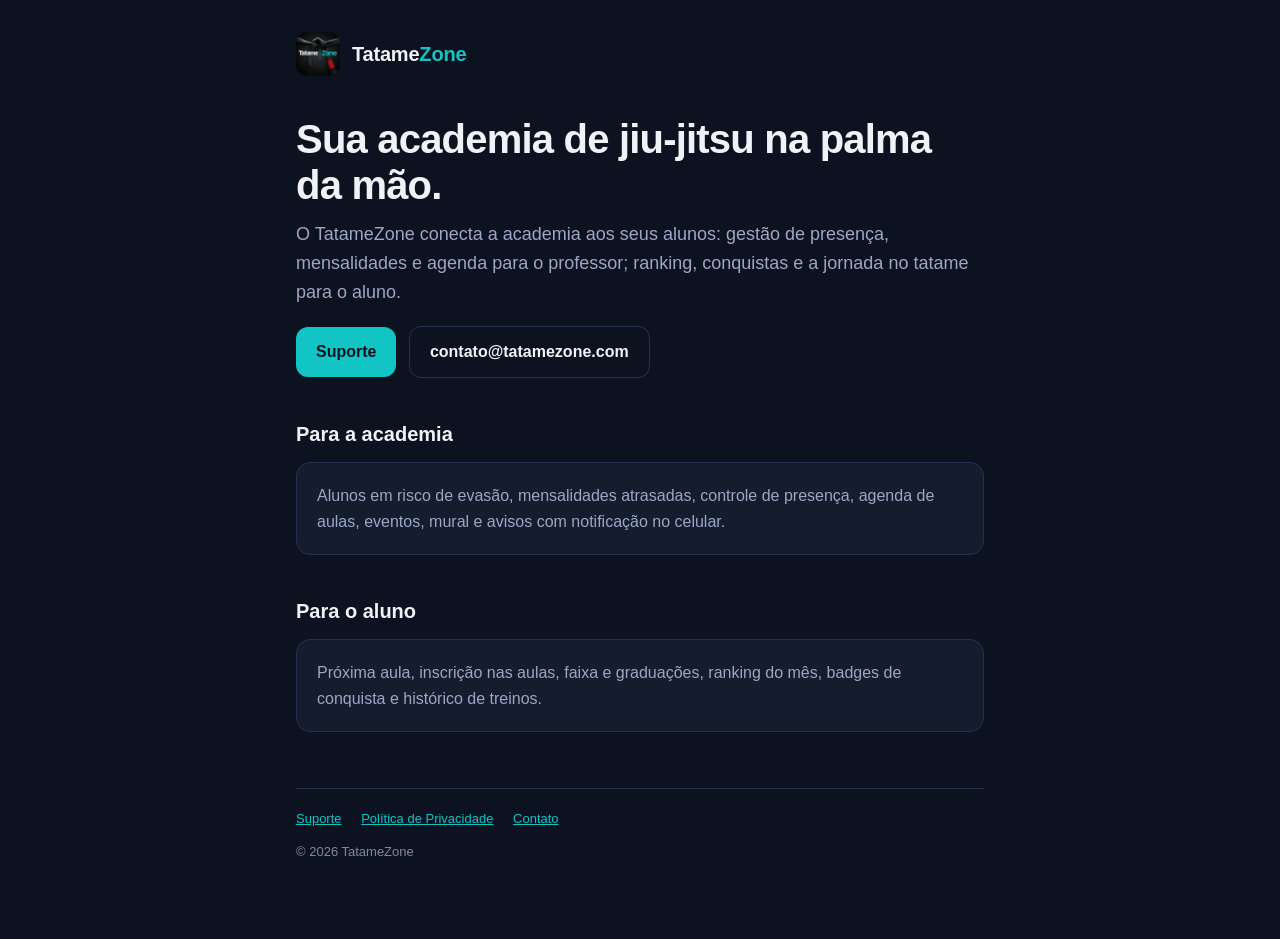
<file: index.html>
<!doctype html>
<html lang="pt-BR">
<head>
  <meta charset="utf-8">
  <meta name="viewport" content="width=device-width, initial-scale=1">
  <title>TatameZone</title>
  <meta name="description" content="TatameZone: gestão de academias de jiu-jitsu e motivação para os alunos em um só app.">
  <link rel="icon" href="/logo.png">
  <link rel="stylesheet" href="/style.css">
</head>
<body>
  <div class="wrap">
    <header class="site">
      <img src="/logo.png" alt="">
      <a href="/">Tatame<span>Zone</span></a>
    </header>

    <h1>Sua academia de jiu-jitsu na palma da mão.</h1>
    <p class="lead">O TatameZone conecta a academia aos seus alunos: gestão de presença, mensalidades e agenda para o professor; ranking, conquistas e a jornada no tatame para o aluno.</p>

    <a class="btn" href="/suporte/">Suporte</a>
    <a class="btn ghost" href="mailto:contato@tatamezone.com">contato@tatamezone.com</a>

    <h2>Para a academia</h2>
    <div class="card"><p>Alunos em risco de evasão, mensalidades atrasadas, controle de presença, agenda de aulas, eventos, mural e avisos com notificação no celular.</p></div>

    <h2>Para o aluno</h2>
    <div class="card"><p>Próxima aula, inscrição nas aulas, faixa e graduações, ranking do mês, badges de conquista e histórico de treinos.</p></div>

    <footer>
      <a href="/suporte/">Suporte</a>
      <a href="/privacidade/">Política de Privacidade</a>
      <a href="mailto:contato@tatamezone.com">Contato</a>
      <p class="muted" style="margin-top:12px">&copy; 2026 TatameZone</p>
    </footer>
  </div>
</body>
</html>
</file>
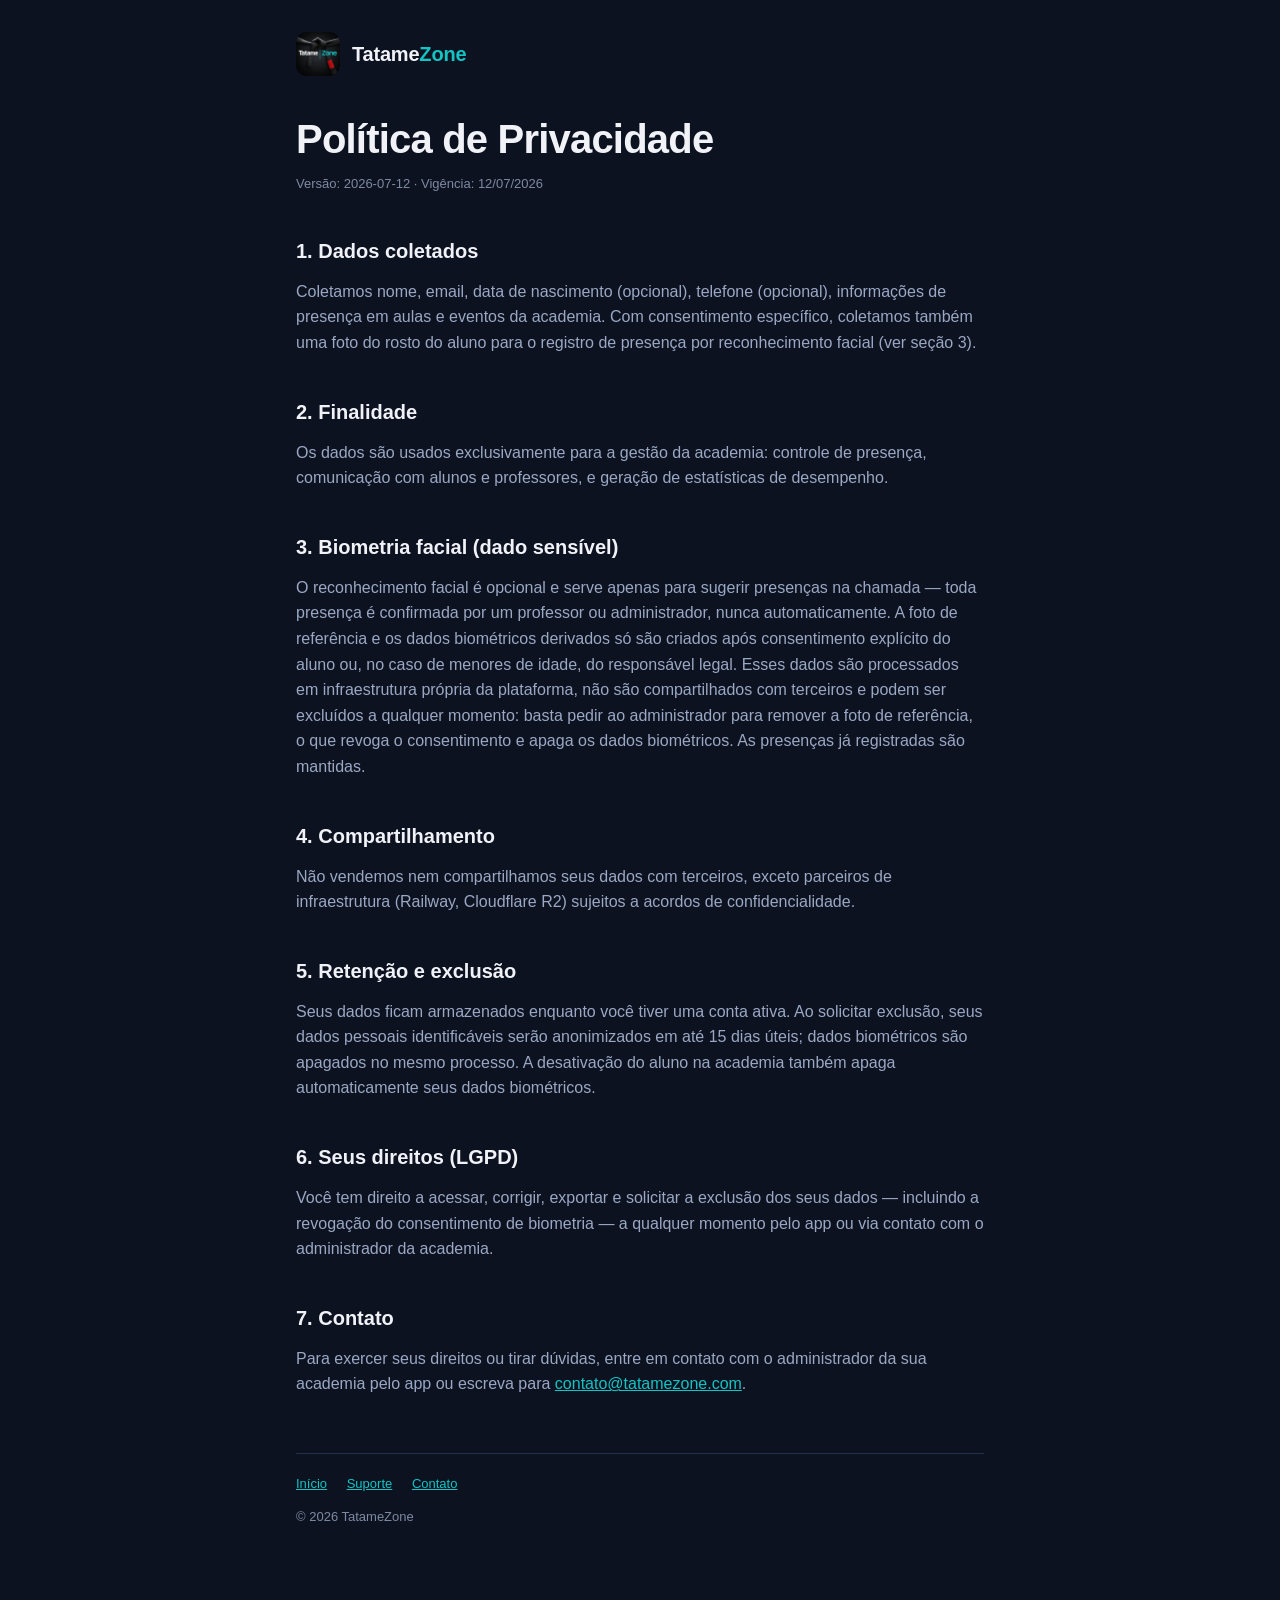
<file: privacidade/index.html>
<!doctype html>
<html lang="pt-BR">
<head>
  <meta charset="utf-8">
  <meta name="viewport" content="width=device-width, initial-scale=1">
  <title>Política de Privacidade · TatameZone</title>
  <meta name="description" content="Política de Privacidade do app TatameZone.">
  <link rel="icon" href="/logo.png">
  <link rel="stylesheet" href="/style.css">
</head>
<body>
  <div class="wrap">
    <header class="site">
      <img src="/logo.png" alt="">
      <a href="/">Tatame<span>Zone</span></a>
    </header>

    <h1>Política de Privacidade</h1>
    <p class="muted">Versão: 2026-07-12 · Vigência: 12/07/2026</p>

    <h2>1. Dados coletados</h2>
    <p>Coletamos nome, email, data de nascimento (opcional), telefone (opcional), informações de presença em aulas e eventos da academia. Com consentimento específico, coletamos também uma foto do rosto do aluno para o registro de presença por reconhecimento facial (ver seção 3).</p>

    <h2>2. Finalidade</h2>
    <p>Os dados são usados exclusivamente para a gestão da academia: controle de presença, comunicação com alunos e professores, e geração de estatísticas de desempenho.</p>

    <h2>3. Biometria facial (dado sensível)</h2>
    <p>O reconhecimento facial é opcional e serve apenas para sugerir presenças na chamada — toda presença é confirmada por um professor ou administrador, nunca automaticamente. A foto de referência e os dados biométricos derivados só são criados após consentimento explícito do aluno ou, no caso de menores de idade, do responsável legal. Esses dados são processados em infraestrutura própria da plataforma, não são compartilhados com terceiros e podem ser excluídos a qualquer momento: basta pedir ao administrador para remover a foto de referência, o que revoga o consentimento e apaga os dados biométricos. As presenças já registradas são mantidas.</p>

    <h2>4. Compartilhamento</h2>
    <p>Não vendemos nem compartilhamos seus dados com terceiros, exceto parceiros de infraestrutura (Railway, Cloudflare R2) sujeitos a acordos de confidencialidade.</p>

    <h2>5. Retenção e exclusão</h2>
    <p>Seus dados ficam armazenados enquanto você tiver uma conta ativa. Ao solicitar exclusão, seus dados pessoais identificáveis serão anonimizados em até 15 dias úteis; dados biométricos são apagados no mesmo processo. A desativação do aluno na academia também apaga automaticamente seus dados biométricos.</p>

    <h2>6. Seus direitos (LGPD)</h2>
    <p>Você tem direito a acessar, corrigir, exportar e solicitar a exclusão dos seus dados — incluindo a revogação do consentimento de biometria — a qualquer momento pelo app ou via contato com o administrador da academia.</p>

    <h2>7. Contato</h2>
    <p>Para exercer seus direitos ou tirar dúvidas, entre em contato com o administrador da sua academia pelo app ou escreva para <a href="mailto:contato@tatamezone.com">contato@tatamezone.com</a>.</p>

    <footer>
      <a href="/">Início</a>
      <a href="/suporte/">Suporte</a>
      <a href="mailto:contato@tatamezone.com">Contato</a>
      <p class="muted" style="margin-top:12px">&copy; 2026 TatameZone</p>
    </footer>
  </div>
</body>
</html>
</file>
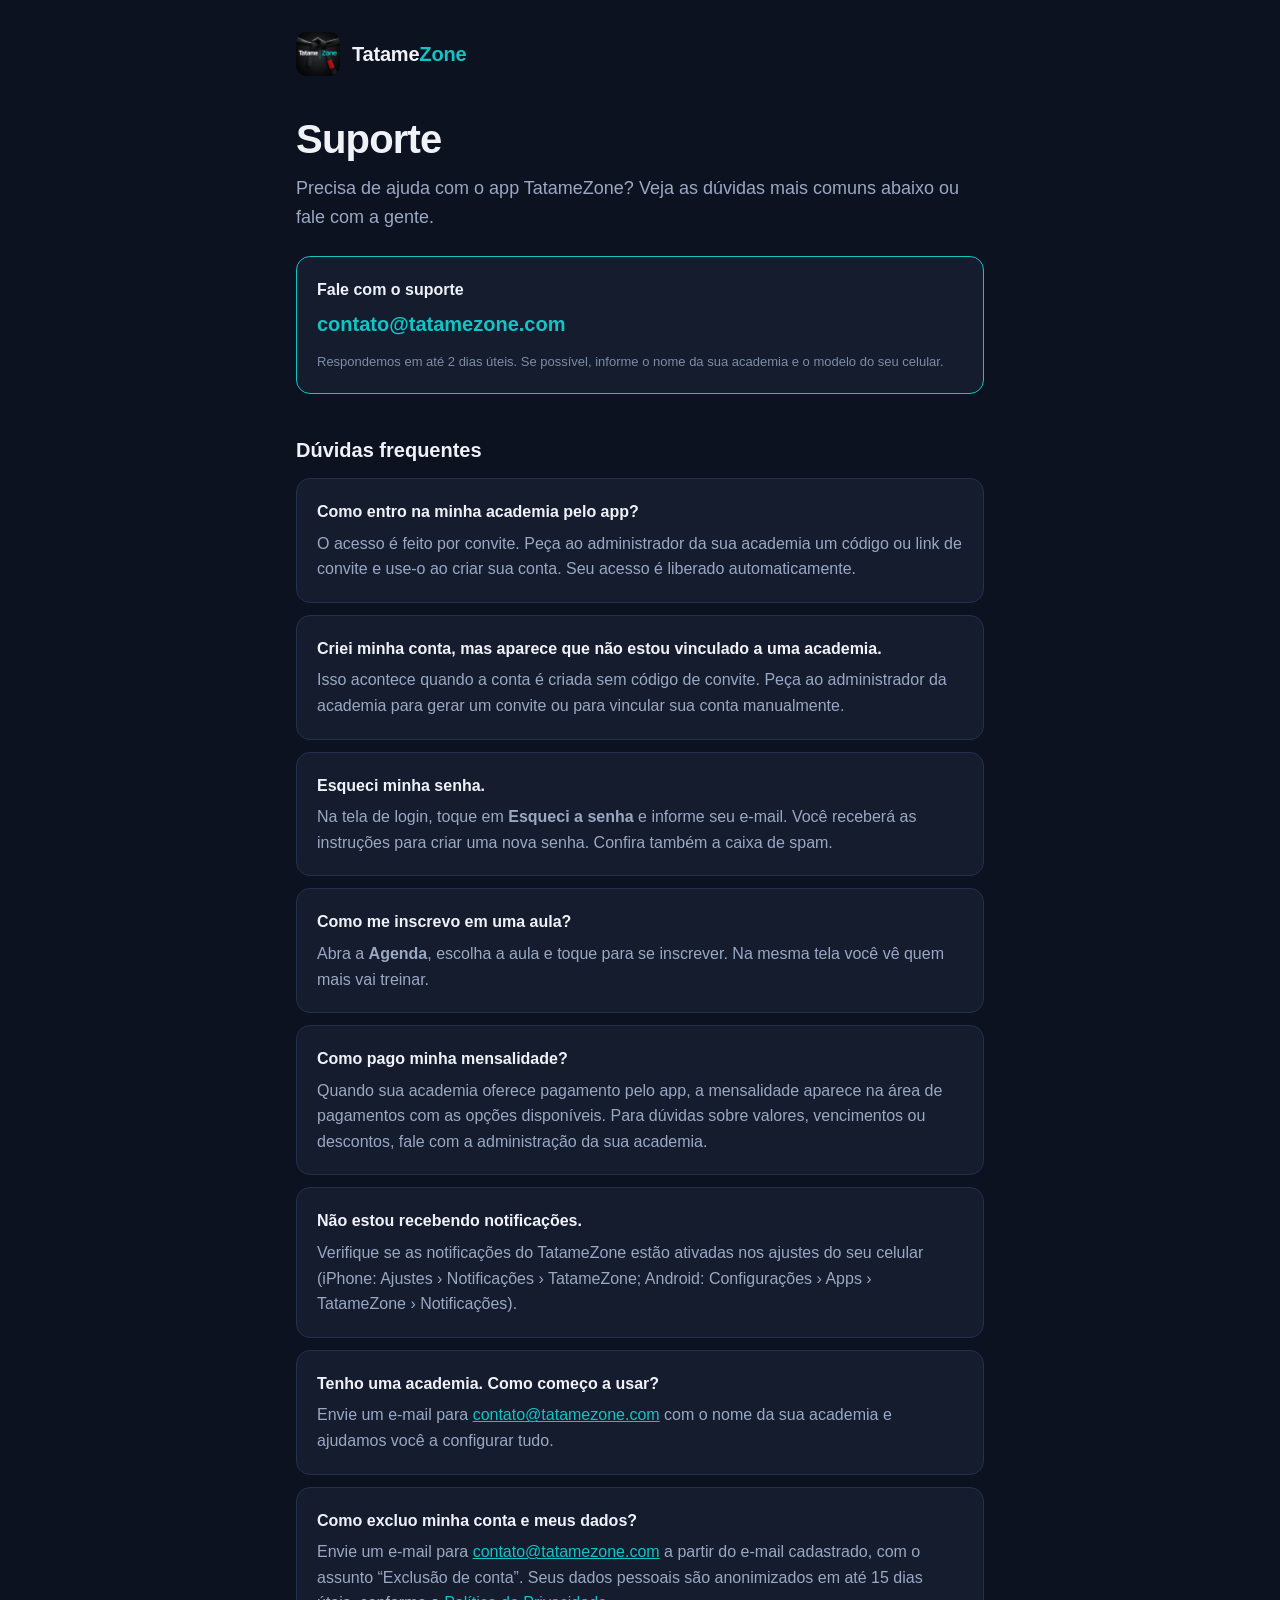
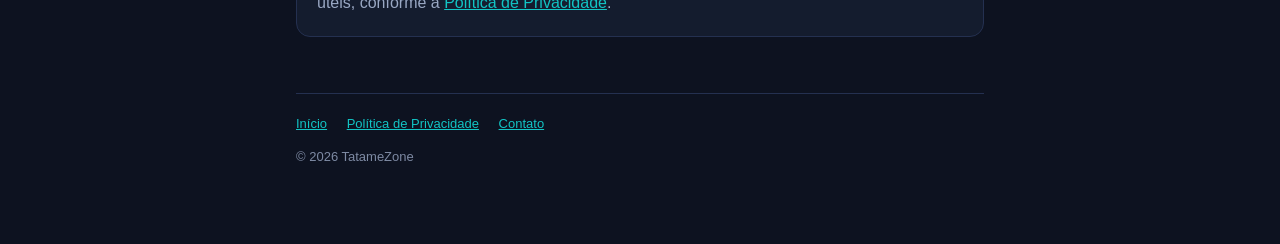
<file: suporte/index.html>
<!doctype html>
<html lang="pt-BR">
<head>
  <meta charset="utf-8">
  <meta name="viewport" content="width=device-width, initial-scale=1">
  <title>Suporte · TatameZone</title>
  <meta name="description" content="Central de ajuda do TatameZone: dúvidas frequentes e contato com o suporte.">
  <link rel="icon" href="/logo.png">
  <link rel="stylesheet" href="/style.css">
</head>
<body>
  <div class="wrap">
    <header class="site">
      <img src="/logo.png" alt="">
      <a href="/">Tatame<span>Zone</span></a>
    </header>

    <h1>Suporte</h1>
    <p class="lead">Precisa de ajuda com o app TatameZone? Veja as dúvidas mais comuns abaixo ou fale com a gente.</p>

    <div class="card contact">
      <h3>Fale com o suporte</h3>
      <p><a class="email" href="mailto:contato@tatamezone.com">contato@tatamezone.com</a></p>
      <p class="muted">Respondemos em até 2 dias úteis. Se possível, informe o nome da sua academia e o modelo do seu celular.</p>
    </div>

    <h2>Dúvidas frequentes</h2>

    <div class="card">
      <h3>Como entro na minha academia pelo app?</h3>
      <p>O acesso é feito por convite. Peça ao administrador da sua academia um código ou link de convite e use-o ao criar sua conta. Seu acesso é liberado automaticamente.</p>
    </div>

    <div class="card">
      <h3>Criei minha conta, mas aparece que não estou vinculado a uma academia.</h3>
      <p>Isso acontece quando a conta é criada sem código de convite. Peça ao administrador da academia para gerar um convite ou para vincular sua conta manualmente.</p>
    </div>

    <div class="card">
      <h3>Esqueci minha senha.</h3>
      <p>Na tela de login, toque em <strong>Esqueci a senha</strong> e informe seu e-mail. Você receberá as instruções para criar uma nova senha. Confira também a caixa de spam.</p>
    </div>

    <div class="card">
      <h3>Como me inscrevo em uma aula?</h3>
      <p>Abra a <strong>Agenda</strong>, escolha a aula e toque para se inscrever. Na mesma tela você vê quem mais vai treinar.</p>
    </div>

    <div class="card">
      <h3>Como pago minha mensalidade?</h3>
      <p>Quando sua academia oferece pagamento pelo app, a mensalidade aparece na área de pagamentos com as opções disponíveis. Para dúvidas sobre valores, vencimentos ou descontos, fale com a administração da sua academia.</p>
    </div>

    <div class="card">
      <h3>Não estou recebendo notificações.</h3>
      <p>Verifique se as notificações do TatameZone estão ativadas nos ajustes do seu celular (iPhone: Ajustes &rsaquo; Notificações &rsaquo; TatameZone; Android: Configurações &rsaquo; Apps &rsaquo; TatameZone &rsaquo; Notificações).</p>
    </div>

    <div class="card">
      <h3>Tenho uma academia. Como começo a usar?</h3>
      <p>Envie um e-mail para <a href="mailto:contato@tatamezone.com">contato@tatamezone.com</a> com o nome da sua academia e ajudamos você a configurar tudo.</p>
    </div>

    <div class="card">
      <h3>Como excluo minha conta e meus dados?</h3>
      <p>Envie um e-mail para <a href="mailto:contato@tatamezone.com?subject=Exclus%C3%A3o%20de%20conta">contato@tatamezone.com</a> a partir do e-mail cadastrado, com o assunto “Exclusão de conta”. Seus dados pessoais são anonimizados em até 15 dias úteis, conforme a <a href="/privacidade/">Política de Privacidade</a>.</p>
    </div>

    <footer>
      <a href="/">Início</a>
      <a href="/privacidade/">Política de Privacidade</a>
      <a href="mailto:contato@tatamezone.com">Contato</a>
      <p class="muted" style="margin-top:12px">&copy; 2026 TatameZone</p>
    </footer>
  </div>
</body>
</html>
</file>
<file: style.css>
:root {
  --bg: #0d1220;
  --surface: #141c2e;
  --border: #243050;
  --text: #f0f2f8;
  --text-dim: #9aa8c4;
  --accent: #12c4c4;
}

* { box-sizing: border-box; }

body {
  margin: 0;
  background: var(--bg);
  color: var(--text);
  font-family: -apple-system, BlinkMacSystemFont, "Segoe UI", Roboto, Helvetica, Arial, sans-serif;
  line-height: 1.6;
  -webkit-font-smoothing: antialiased;
}

a { color: var(--accent); }

.wrap { max-width: 720px; margin: 0 auto; padding: 32px 16px 64px; }

header.site {
  display: flex;
  align-items: center;
  gap: 12px;
  margin-bottom: 40px;
}
header.site img { width: 44px; height: 44px; border-radius: 10px; }
header.site a { color: var(--text); text-decoration: none; font-weight: 800; font-size: 20px; letter-spacing: -0.01em; }
header.site a span { color: var(--accent); }

h1 { font-size: clamp(28px, 6vw, 40px); line-height: 1.15; margin: 0 0 12px; letter-spacing: -0.02em; }
h2 { font-size: 20px; margin: 40px 0 12px; }
h3 { font-size: 16px; margin: 0 0 6px; }
p { margin: 0 0 12px; color: var(--text-dim); }
.lead { font-size: 18px; }
.muted { font-size: 13px; color: var(--text-dim); opacity: 0.8; }

.card {
  background: var(--surface);
  border: 1px solid var(--border);
  border-radius: 14px;
  padding: 20px;
  margin-bottom: 12px;
}
.card p:last-child { margin-bottom: 0; }

.contact {
  border-color: var(--accent);
  margin: 24px 0 8px;
}
.contact a.email { font-size: 20px; font-weight: 700; text-decoration: none; word-break: break-all; }

.btn {
  display: inline-block;
  background: var(--accent);
  color: #0d1220;
  font-weight: 700;
  text-decoration: none;
  padding: 12px 20px;
  border-radius: 12px;
  margin: 8px 8px 0 0;
}
.btn.ghost { background: transparent; color: var(--text); border: 1px solid var(--border); }

ol { padding-left: 20px; color: var(--text-dim); margin: 0 0 12px; }

footer {
  margin-top: 56px;
  padding-top: 20px;
  border-top: 1px solid var(--border);
  font-size: 13px;
  color: var(--text-dim);
}
footer a { margin-right: 16px; }
</file>
